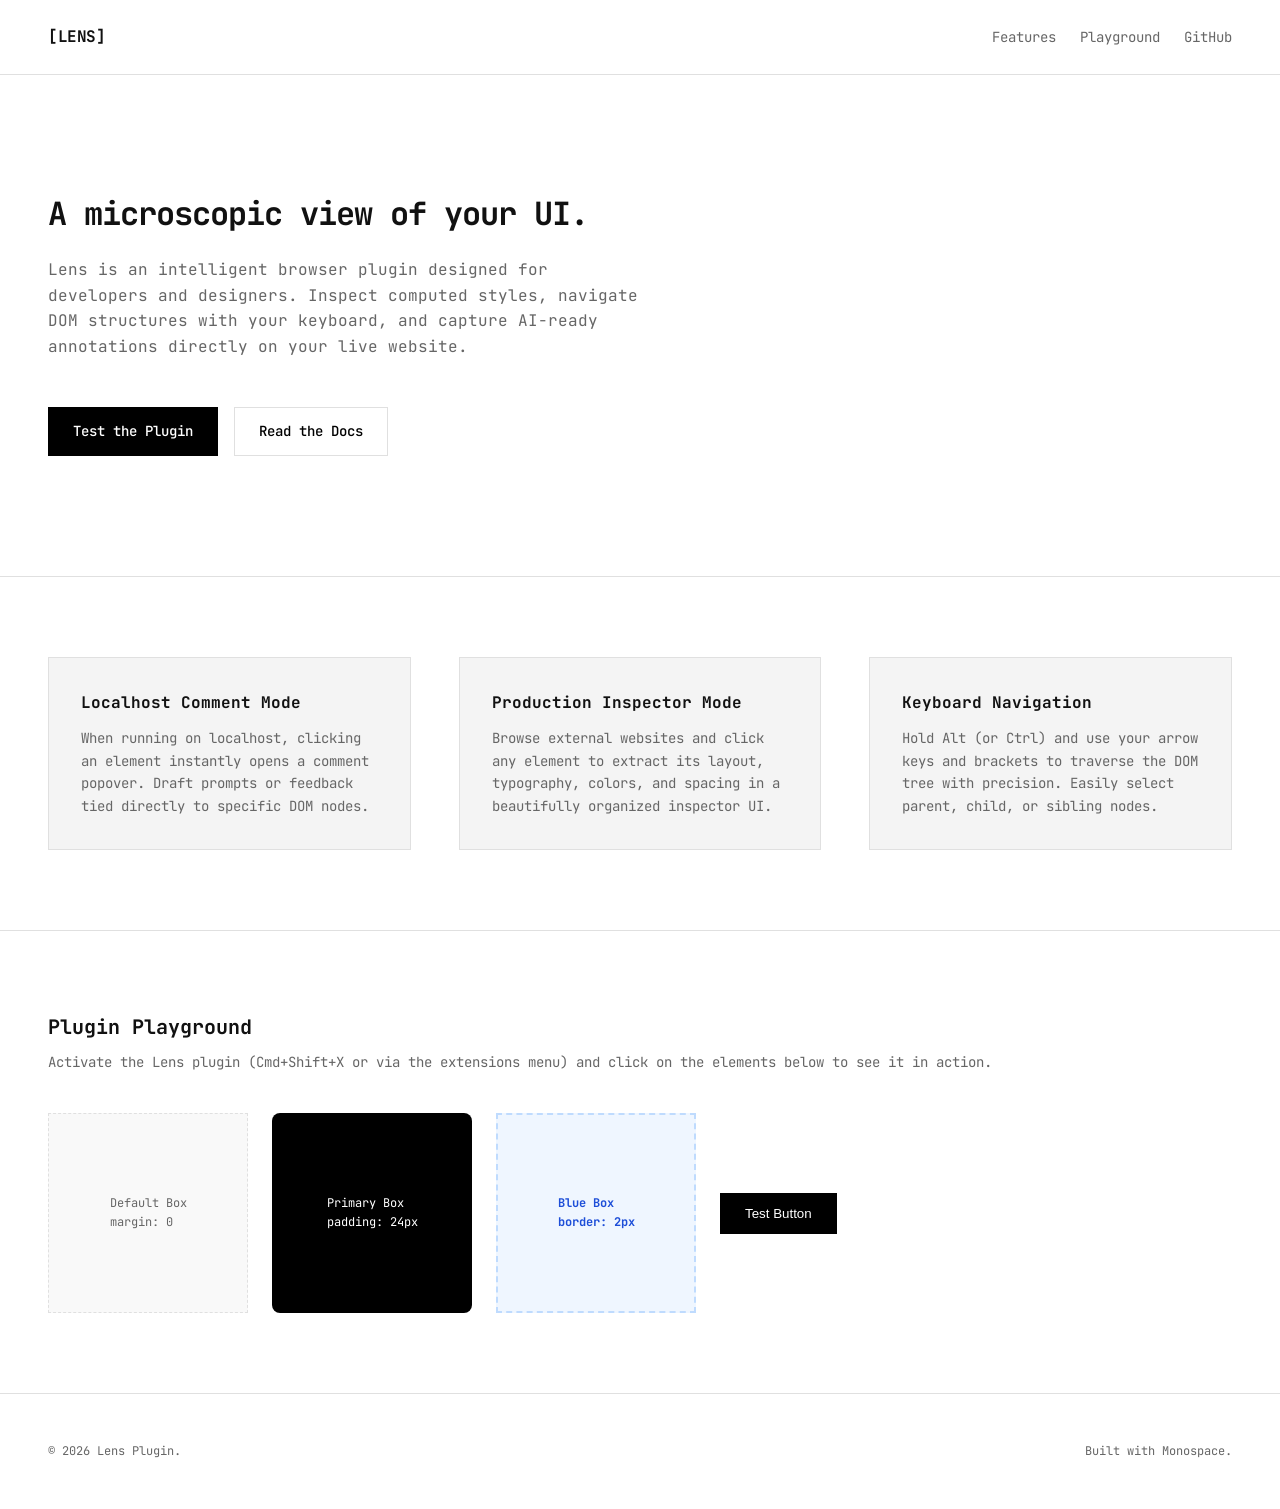
<file: test-page/index.html>
<!DOCTYPE html>
<html lang="en">
<head>
  <meta charset="UTF-8">
  <meta name="viewport" content="width=device-width, initial-scale=1.0">
  <title>Lens | The Designer's Plugin</title>
  
  <link rel="preconnect" href="https://fonts.googleapis.com">
  <link rel="preconnect" href="https://fonts.gstatic.com" crossorigin>
  <link href="https://fonts.googleapis.com/css2?family=JetBrains+Mono:wght@400;500;700&display=swap" rel="stylesheet">
  
  <style>
    :root {
      --bg: #ffffff;
      --fg: #111111;
      --muted: #f4f4f4;
      --muted-fg: #666666;
      --border: #e0e0e0;
      --primary: #000000;
    }

    * {
      box-sizing: border-box;
      margin: 0;
      padding: 0;
    }

    body {
      font-family: 'JetBrains Mono', monospace;
      font-size: 14px;
      line-height: 1.6;
      color: var(--fg);
      background-color: var(--bg);
      -webkit-font-smoothing: antialiased;
    }

    /* ---- Navigation ---- */
    nav {
      display: flex;
      justify-content: space-between;
      align-items: center;
      padding: 24px 48px;
      border-bottom: 1px solid var(--border);
    }
    .logo {
      font-weight: 700;
      font-size: 16px;
      letter-spacing: -0.5px;
    }
    .nav-links {
      display: flex;
      gap: 24px;
    }
    .nav-links a {
      color: var(--muted-fg);
      text-decoration: none;
      transition: color 0.2s;
    }
    .nav-links a:hover {
      color: var(--fg);
    }

    /* ---- Hero ---- */
    .hero {
      padding: 120px 48px;
      max-width: 800px;
    }
    .hero h1 {
      font-size: 32px;
      font-weight: 700;
      line-height: 1.2;
      margin-bottom: 24px;
      letter-spacing: -1px;
    }
    .hero p {
      font-size: 16px;
      color: var(--muted-fg);
      margin-bottom: 48px;
      max-width: 600px;
    }
    .btn {
      display: inline-flex;
      align-items: center;
      justify-content: center;
      padding: 12px 24px;
      background: var(--primary);
      color: var(--bg);
      text-decoration: none;
      font-weight: 500;
      border: 1px solid var(--primary);
      cursor: pointer;
      transition: all 0.2s;
    }
    .btn:hover {
      background: var(--bg);
      color: var(--primary);
    }
    .btn-outline {
      background: transparent;
      color: var(--primary);
      border-color: var(--border);
    }
    .btn-outline:hover {
      border-color: var(--primary);
    }
    .hero-actions {
      display: flex;
      gap: 16px;
    }

    /* ---- Features Grid ---- */
    .features {
      padding: 80px 48px;
      border-top: 1px solid var(--border);
      display: grid;
      grid-template-columns: repeat(auto-fit, minmax(300px, 1fr));
      gap: 48px;
    }
    .feature-card {
      padding: 32px;
      background: var(--muted);
      border: 1px solid var(--border);
    }
    .feature-card h3 {
      font-size: 16px;
      margin-bottom: 12px;
    }
    .feature-card p {
      color: var(--muted-fg);
    }

    /* ---- Plugin Playground ---- */
    .playground {
      padding: 80px 48px;
      border-top: 1px solid var(--border);
    }
    .playground-header {
      margin-bottom: 40px;
    }
    .playground-header h2 {
      font-size: 20px;
      margin-bottom: 8px;
    }
    .playground-header p {
      color: var(--muted-fg);
    }

    .test-area {
      display: flex;
      gap: 24px;
      flex-wrap: wrap;
    }
    .test-box {
      width: 200px;
      height: 200px;
      display: flex;
      align-items: center;
      justify-content: center;
      border: 1px dashed var(--border);
      background: #f9f9f9;
      color: var(--muted-fg);
      font-size: 12px;
      transition: all 0.2s;
    }
    .test-box.primary {
      background: var(--primary);
      color: var(--bg);
      border: none;
    }
    .test-box.blue {
      background: #eff6ff;
      border-color: #bfdbfe;
      color: #1d4ed8;
    }
    
    /* ---- Footer ---- */
    footer {
      padding: 48px;
      border-top: 1px solid var(--border);
      display: flex;
      justify-content: space-between;
      color: var(--muted-fg);
      font-size: 12px;
    }
  </style>
</head>
<body>

  <nav>
    <div class="logo">[LENS]</div>
    <div class="nav-links">
      <a href="#features">Features</a>
      <a href="#playground">Playground</a>
      <a href="https://github.com" target="_blank">GitHub</a>
    </div>
  </nav>

  <main>
    <section class="hero">
      <h1>A microscopic view of your UI.</h1>
      <p>Lens is an intelligent browser plugin designed for developers and designers. Inspect computed styles, navigate DOM structures with your keyboard, and capture AI-ready annotations directly on your live website.</p>
      
      <div class="hero-actions">
        <a href="#playground" class="btn">Test the Plugin</a>
        <a href="#" class="btn btn-outline">Read the Docs</a>
      </div>
    </section>

    <section id="features" class="features">
      <div class="feature-card">
        <h3>Localhost Comment Mode</h3>
        <p>When running on localhost, clicking an element instantly opens a comment popover. Draft prompts or feedback tied directly to specific DOM nodes.</p>
      </div>
      <div class="feature-card">
        <h3>Production Inspector Mode</h3>
        <p>Browse external websites and click any element to extract its layout, typography, colors, and spacing in a beautifully organized inspector UI.</p>
      </div>
      <div class="feature-card">
        <h3>Keyboard Navigation</h3>
        <p>Hold Alt (or Ctrl) and use your arrow keys and brackets to traverse the DOM tree with precision. Easily select parent, child, or sibling nodes.</p>
      </div>
    </section>

    <section id="playground" class="playground">
      <div class="playground-header">
        <h2>Plugin Playground</h2>
        <p>Activate the Lens plugin (Cmd+Shift+X or via the extensions menu) and click on the elements below to see it in action.</p>
      </div>
      
      <div class="test-area">
        <div class="test-box">Default Box<br>margin: 0</div>
        <div class="test-box primary" style="padding: 24px; border-radius: 8px;">Primary Box<br>padding: 24px</div>
        <div class="test-box blue" style="border-width: 2px; font-weight: 700;">Blue Box<br>border: 2px</div>
        <button class="btn" style="height: fit-content; align-self: center;">Test Button</button>
      </div>
    </section>
  </main>

  <footer>
    <div>&copy; 2026 Lens Plugin.</div>
    <div>Built with Monospace.</div>
  </footer>

</body>
</html>
</file>
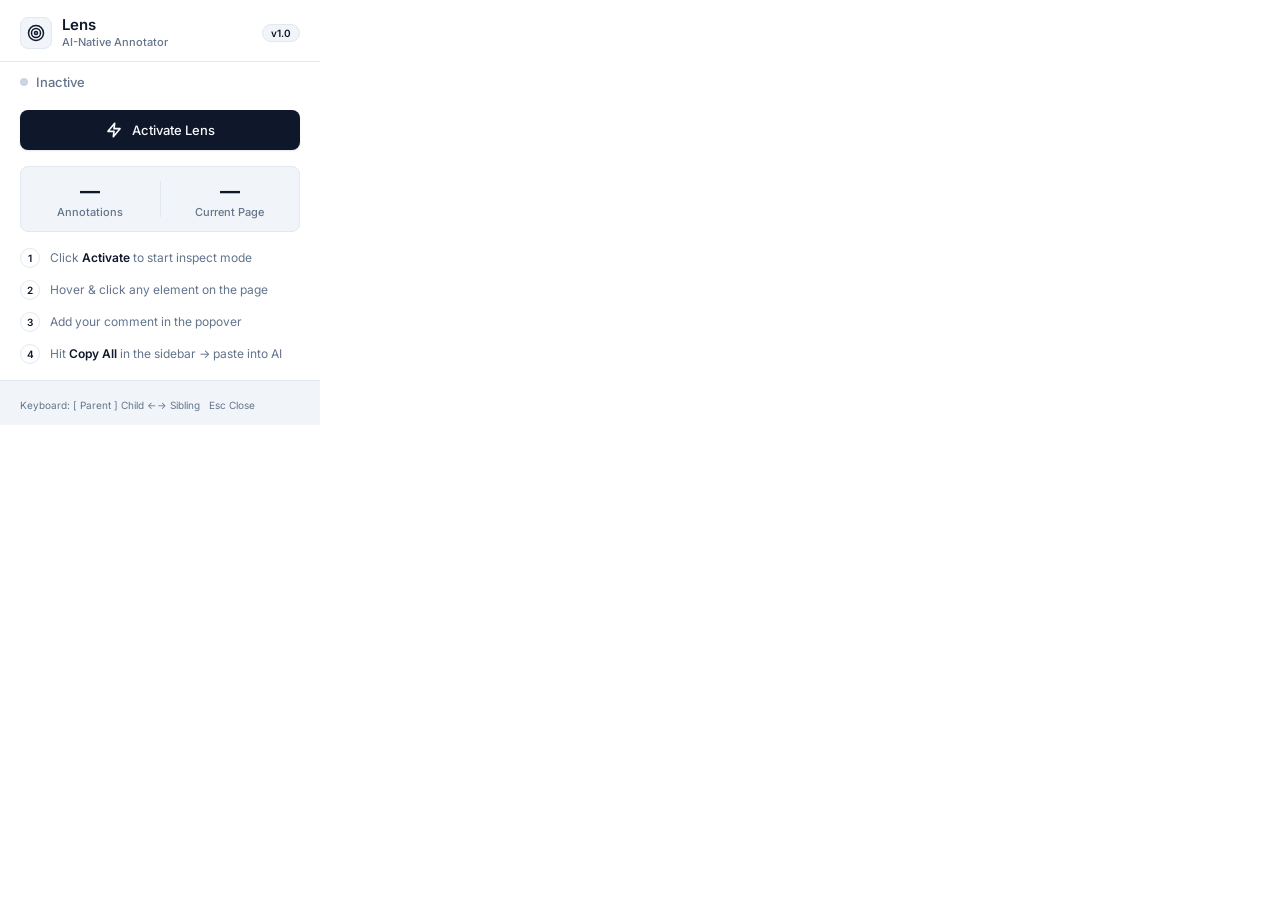
<file: popup/popup.html>
<!DOCTYPE html>
<html lang="en">
<head>
  <meta charset="UTF-8" />
  <meta name="viewport" content="width=device-width, initial-scale=1.0" />
  <title>Lens</title>
  <link rel="preconnect" href="https://fonts.googleapis.com" />
  <link href="https://fonts.googleapis.com/css2?family=Inter:wght@400;500;600;700&display=swap" rel="stylesheet" />
  <link rel="stylesheet" href="popup.css" />
</head>
<body>
  <div class="popup-wrap">
    <!-- Header -->
    <div class="popup-header">
      <div class="popup-logo">
        <div class="popup-logo-icon">
          <svg viewBox="0 0 24 24" fill="none" stroke="currentColor" stroke-width="2" stroke-linecap="round" stroke-linejoin="round"><circle cx="12" cy="12" r="10"></circle><circle cx="12" cy="12" r="6"></circle><circle cx="12" cy="12" r="2"></circle></svg>
        </div>
        <div>
          <div class="popup-title">Lens</div>
          <div class="popup-subtitle">AI-Native Annotator</div>
        </div>
      </div>
      <div class="popup-badge" id="version-badge">v1.0</div>
    </div>

    <!-- Status -->
    <div class="popup-status" id="popup-status">
      <div class="status-dot" id="status-dot"></div>
      <span id="status-text">Inactive</span>
    </div>

    <!-- Main Action -->
    <button class="popup-toggle-btn" id="toggle-btn">
      <span id="btn-icon">
        <svg viewBox="0 0 24 24" fill="none" stroke="currentColor" stroke-width="2.5" stroke-linecap="round" stroke-linejoin="round"><polygon points="13 2 3 14 12 14 11 22 21 10 12 10 13 2"></polygon></svg>
      </span>
      <span id="btn-label">Activate Lens</span>
    </button>

    <!-- Stats Row -->
    <div class="popup-stats">
      <div class="stat-item">
        <div class="stat-value" id="stat-count">—</div>
        <div class="stat-label">Annotations</div>
      </div>
      <div class="stat-divider"></div>
      <div class="stat-item">
        <div class="stat-value" id="stat-page">—</div>
        <div class="stat-label">Current Page</div>
      </div>
    </div>

    <!-- Instructions -->
    <div class="popup-instructions" id="popup-instructions">
      <div class="instruction-step">
        <div class="step-num">1</div>
        <div class="step-text">Click <strong>Activate</strong> to start inspect mode</div>
      </div>
      <div class="instruction-step">
        <div class="step-num">2</div>
        <div class="step-text">Hover & click any element on the page</div>
      </div>
      <div class="instruction-step">
        <div class="step-num">3</div>
        <div class="step-text">Add your comment in the popover</div>
      </div>
      <div class="instruction-step">
        <div class="step-num">4</div>
        <div class="step-text">Hit <strong>Copy All</strong> in the sidebar → paste into AI</div>
      </div>
    </div>

    <!-- Footer -->
    <div class="popup-footer">
      <span class="popup-footer-text">Keyboard: [ Parent ] Child ←→ Sibling &nbsp; Esc Close</span>
    </div>
  </div>
  <script src="popup.js"></script>
</body>
</html>
</file>
<file: popup/popup.css>
/* ============================================================
   Ye Wala Popup Styles – Shadcn/ui Aesthetic
   ============================================================ */

*, *::before, *::after { box-sizing: border-box; margin: 0; padding: 0; }

:root {
  --bg: #ffffff;
  --fg: #0f172a;
  --muted: #f1f5f9;
  --muted-fg: #64748b;
  --border: #e2e8f0;
  --primary: #0f172a;
  --primary-fg: #f8fafc;
  --primary-hover: #1e293b;
  --radius: 0.5rem;
}

body {
  font-family: 'Inter', system-ui, sans-serif;
  background: var(--bg);
  color: var(--fg);
  min-width: 320px;
  max-width: 320px;
  min-height: 420px;
  overflow: hidden;
}

.popup-wrap {
  display: flex;
  flex-direction: column;
  gap: 0;
  padding: 0;
  background: var(--bg);
  min-height: 420px;
}

/* ---- Header ---- */
.popup-header {
  display: flex;
  align-items: center;
  justify-content: space-between;
  padding: 16px 20px 12px;
  border-bottom: 1px solid var(--border);
}

.popup-logo {
  display: flex;
  align-items: center;
  gap: 10px;
}

.popup-logo-icon {
  width: 32px;
  height: 32px;
  background: var(--muted);
  border: 1px solid var(--border);
  border-radius: 8px;
  display: flex;
  align-items: center;
  justify-content: center;
  color: var(--fg);
  font-size: 16px;
}
.popup-logo-icon svg { width: 18px; height: 18px; }

.popup-title {
  font-size: 15px;
  font-weight: 600;
  color: var(--fg);
  line-height: 1.2;
}

.popup-subtitle {
  font-size: 11px;
  color: var(--muted-fg);
  font-weight: 500;
  margin-top: 1px;
}

.popup-badge {
  background: var(--muted);
  border: 1px solid var(--border);
  border-radius: 20px;
  color: var(--fg);
  font-size: 10px;
  font-weight: 600;
  padding: 2px 8px;
}

/* ---- Status ---- */
.popup-status {
  display: flex;
  align-items: center;
  gap: 8px;
  padding: 12px 20px 8px;
  font-size: 13px;
  font-weight: 500;
  color: var(--muted-fg);
}

.status-dot {
  width: 8px;
  height: 8px;
  border-radius: 50%;
  background: #cbd5e1;
  transition: all 0.3s ease;
}

.status-dot.active {
  background: #10b981;
  box-shadow: 0 0 0 3px rgba(16, 185, 129, 0.2);
  animation: dot-pulse 1.5s ease-in-out infinite;
}

@keyframes dot-pulse {
  0%, 100% { box-shadow: 0 0 0 3px rgba(16, 185, 129, 0.2); }
  50% { box-shadow: 0 0 0 5px rgba(16, 185, 129, 0); }
}

@keyframes spin {
  from { transform: rotate(0deg); }
  to { transform: rotate(360deg); }
}

/* ---- Toggle Button ---- */
.popup-toggle-btn {
  display: flex;
  align-items: center;
  justify-content: center;
  gap: 10px;
  margin: 12px 20px 16px;
  padding: 12px 20px;
  border: none;
  border-radius: var(--radius);
  background: var(--primary);
  color: var(--primary-fg);
  font-family: 'Inter', sans-serif;
  font-size: 13px;
  font-weight: 500;
  cursor: pointer;
  transition: all 0.2s;
  box-shadow: 0 1px 2px rgba(0,0,0,0.1);
}

.popup-toggle-btn:hover {
  background: var(--primary-hover);
}

.popup-toggle-btn.deactivate {
  background: transparent;
  border: 1px solid var(--border);
  color: var(--fg);
  box-shadow: none;
}
.popup-toggle-btn.deactivate:hover {
  background: var(--muted);
}

#btn-icon { font-size: 16px; display: flex; }
#btn-icon svg { width: 16px; height: 16px; }

/* ---- Stats ---- */
.popup-stats {
  display: flex;
  align-items: center;
  justify-content: center;
  margin: 0 20px 16px;
  background: var(--muted);
  border: 1px solid var(--border);
  border-radius: var(--radius);
  overflow: hidden;
}

.stat-item {
  flex: 1;
  padding: 12px 16px;
  text-align: center;
}

.stat-value {
  font-size: 20px;
  font-weight: 700;
  color: var(--fg);
  line-height: 1.2;
}

.stat-label {
  font-size: 11px;
  color: var(--muted-fg);
  font-weight: 500;
  margin-top: 2px;
}

.stat-divider {
  width: 1px;
  height: 36px;
  background: var(--border);
}

/* ---- Instructions ---- */
.popup-instructions {
  margin: 0 20px 16px;
  display: flex;
  flex-direction: column;
  gap: 12px;
}

.instruction-step {
  display: flex;
  align-items: flex-start;
  gap: 10px;
}

.step-num {
  width: 20px;
  height: 20px;
  min-width: 20px;
  background: var(--bg);
  border: 1px solid var(--border);
  border-radius: 50%;
  display: flex;
  align-items: center;
  justify-content: center;
  font-size: 10px;
  font-weight: 600;
  color: var(--fg);
}

.step-text {
  font-size: 12px;
  color: var(--muted-fg);
  line-height: 1.5;
  padding-top: 1px;
}

.step-text strong { color: var(--fg); font-weight: 600; }

/* ---- Footer ---- */
.popup-footer {
  margin-top: auto;
  padding: 12px 20px;
  border-top: 1px solid var(--border);
  background: var(--muted);
}

.popup-footer-text {
  font-size: 10px;
  color: var(--muted-fg);
}
</file>
